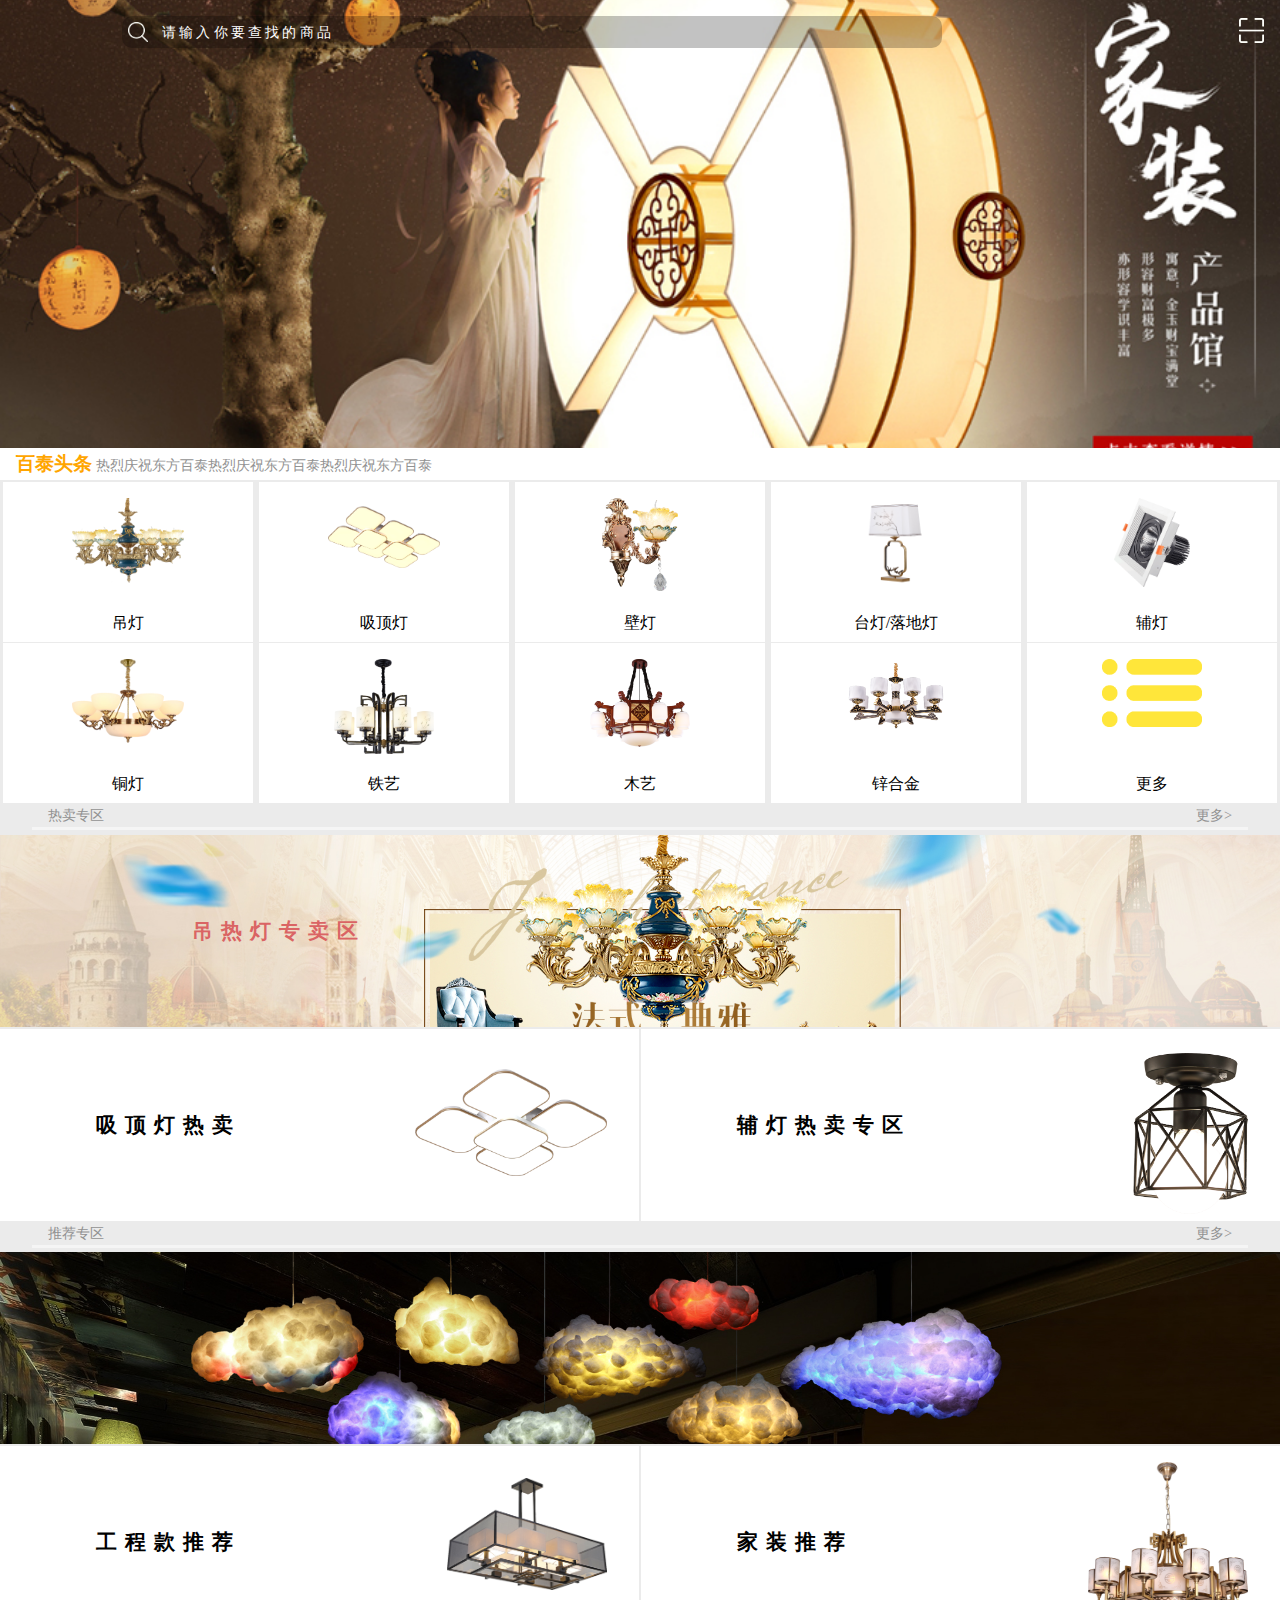
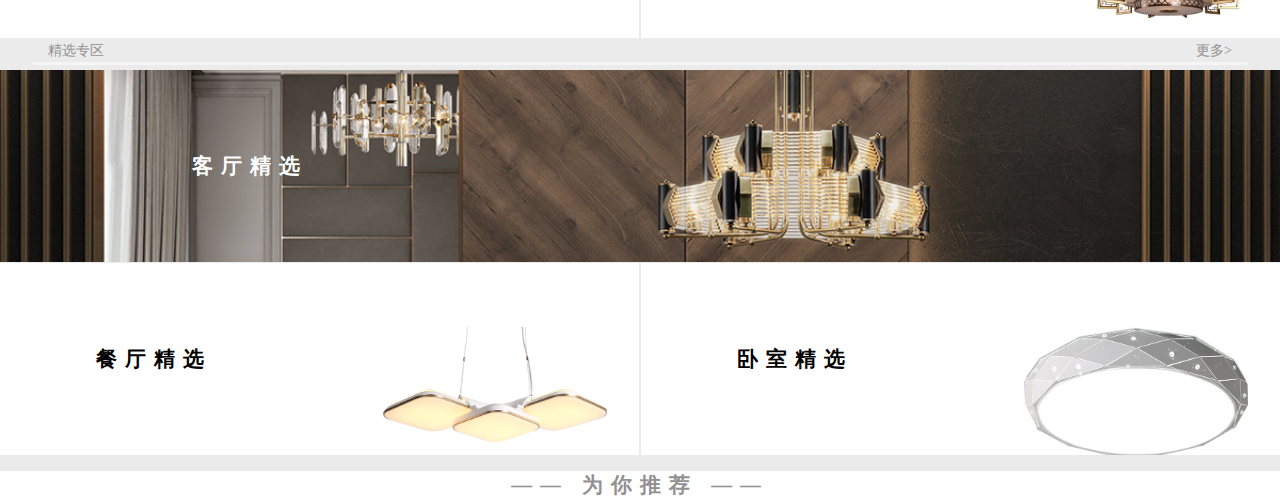
<file: index.html>
<!DOCTYPE html>
<html lang="en">
    <head>
        <meta charset="utf-8">
        <meta name="viewport" content="width=device-width, initial-scale=1.0,maximum-scale=1.0, user-scalable=no"/>
        <link rel="stylesheet" type="text/css" href="css/index.css">
        <!-- <link rel="stylesheet" type="text/css" href="bootstrap-3.3.7-dist/css/bootstrap.min.css"> -->
        <title>首页</title>
    </head>
    <body>
        <!-- 首页顶部  包含
            轮播图 -- index_head_photo，
            搜索栏 -- index_head_find，
            头条 -- index_headlines
        -->
        <div id="index_head">
            <div id="index_head_photo"></div>
            <div id="index_head_box_find">
                <div id="head_find_photo">
                    <div>
                        <img src="img/find1.png"  width="20" id="photo_find">
                        <input type="text" name="" value="" placeholder="请输入你要查找的商品" id="index_head_find" >
                    </div>
                </div>
                <div id="head_find_sao"><img src="img/sao1.png" width="25"></div>
            </div>
            <div id="index_headlines">
                <h1>百泰头条</h1>
                <span>热烈庆祝东方百泰热烈庆祝东方百泰热烈庆祝东方百泰</span>
            </div>
        </div>
        <!--
            顶部结束
         -->

        <!--
                第二部分
                是分类的选择区
         -->
         <div id="index_classification">
             <ul class="index_classification_box">
                 <li class="inde_classification_photo">
                     <div class="classification_photo_box">
                         <div id="photo1"><img src="img/photo1.png" width="50%"></div>
                         <span>吊灯</span>
                     </div>
                 </li>
                 <li class="inde_classification_photo" >
                     <div class="classification_photo_box">
                         <div id="photo2"><img src="img/photo2.png" width="50%"></div>
                         <span>吸顶灯</span>
                     </div>
                 </li>
                 <li class="inde_classification_photo">
                     <div class="classification_photo_box">
                         <div id="photo3"><img src="img/photo3.png" width="50%"></div>
                         <span>壁灯</span>
                     </div>
                 </li>
                 <li class="inde_classification_photo">
                     <div class="classification_photo_box">
                         <div id="photo4"><img src="img/photo4.png" width="50%"></div>
                         <span>台灯/落地灯</span>
                     </div>
                 </li>
                 <li class="inde_classification_photo">
                     <div class="classification_photo_box">
                         <div id="photo5"><img src="img/photo5.png" width="50%"></div>
                         <span>辅灯</span>
                     </div>
                 </li>
             </ul>
             <ul class="index_classification_box">
                 <li class="inde_classification_photo">
                     <div class="classification_photo_box">
                         <div id="photo6"><img src="img/photo6.png" width="50%"></div>
                         <span>铜灯</span>
                     </div>
                 </li>
                 <li class="inde_classification_photo">
                     <div class="classification_photo_box">
                         <div id="photo7"><img src="img/photo7.png" width="50%"></div>
                         <span>铁艺</span>
                     </div>
                 </li>
                 <li class="inde_classification_photo">
                     <div class="classification_photo_box">
                         <div id="photo8"><img src="img/photo8.png" width="50%"></div>
                         <span>木艺</span>
                     </div>
                 </li>
                 <li class="inde_classification_photo">
                     <div class="classification_photo_box">
                         <div id="photo9"><img src="img/photo9.png" width="50%"></div>
                         <span>锌合金</span>
                     </div>
                 </li>
                 <li class="inde_classification_photo">
                     <div class="classification_photo_box">
                         <div id="photo10"><img src="img/photo10.png" width="50%"></div>
                         <span>更多</span>
                     </div>
                 </li>
             </ul>
         </div>

        <!-- 第二部分结束 -->

        <!--
                第三部分
                产品热卖区
        -->

        <div id="index_hotsell" class="index_repeat">
            <div id="index_hotsell_title" class="title_box">
                <span class="title_left">热卖专区</span><span class="title_right">更多></span>
            </div>
            <div id="index_hotsell_photobox">
                <div id="index_hotsell_photo1box" class="index_hotsell_box">
                    <img src="img/hot1.jpg" width="100%">
                    <h2>吊热灯专卖区</h2>
                </div>
                <div id="index_hotsell_photo2box" class="index_hotsell_box">
                    <div class="index_hotsell_box2">
                        <div><img src="img/hot2.png" width="50%"></div>
                        <h2>吸顶灯热卖</h2>
                    </div>
                    <div class="index_hotsell_box2">
                        <div><img src="img/hot3.png" width="30%"></div>
                        <h2>辅灯热卖专区</h2>
                    </div>
                </div>
            </div>
        </div>

        <!-- 第三部分结束 -->

        <!--
                第四部分
                产品推荐区
        -->

        <div id="index_recommend" class="index_repeat">
            <div id="index_recommend_title" class="title_box">
                <span class="title_left">推荐专区</span><span class="title_right">更多></span>
            </div>
            <div id="index_recommend_photobox">
                <div id="index_recommend_photo1box" class="index_recommend_box">
                    <img src="img/new1.jpg" width="100%">
                    <!-- <h2></h2> -->
                </div>
                <div id="index_recommend_photo2box" class="index_recommend_box">
                    <div class="index_recommend_box2">
                        <div><img src="img/new2.png" width="50%"></div>
                        <h2>工程款推荐</h2>
                    </div>
                    <div class="index_recommend_box2">
                        <div><img src="img/new3.png" width="50%"></div>
                        <h2>家装推荐</h2>
                    </div>
                </div>
            </div>
        </div>

        <!-- 第四部分结束 -->

        <!--
                第五部分
                产品精选区
        -->

        <div id="index_exquisite" class="index_repeat">
            <div id="index_exquisite_title" class="title_box">
                <span class="title_left">精选专区</span><span class="title_right">更多></span>
            </div>
            <div id="index_exquisite_photobox">
                <div id="index_exquisite_photo1box" class="index_exquisite_box">
                    <img src="img/wa1.jpg" width="100%">
                    <h2>客厅精选</h2>
                </div>
                <div id="index_exquisite_photo2box" class="index_exquisite_box">
                    <div class="index_exquisite_box2">
                        <div><img src="img/wa2.png" width="50%"></div>
                        <h2>餐厅精选</h2>
                    </div>
                    <div class="index_exquisite_box2">
                        <div><img src="img/wa3.png" width="50%"></div>
                        <h2>卧室精选</h2>
                    </div>
                </div>
            </div>
        </div>

        <!-- 第五部分结束 -->

        <!--
                第六部分
                为客户推荐
         -->

         <div id="foryou">
             <h2>
                 —— 为你推荐 ——
             </h2>
         </div>

         <div></div>

    </body>
</html>
</file>
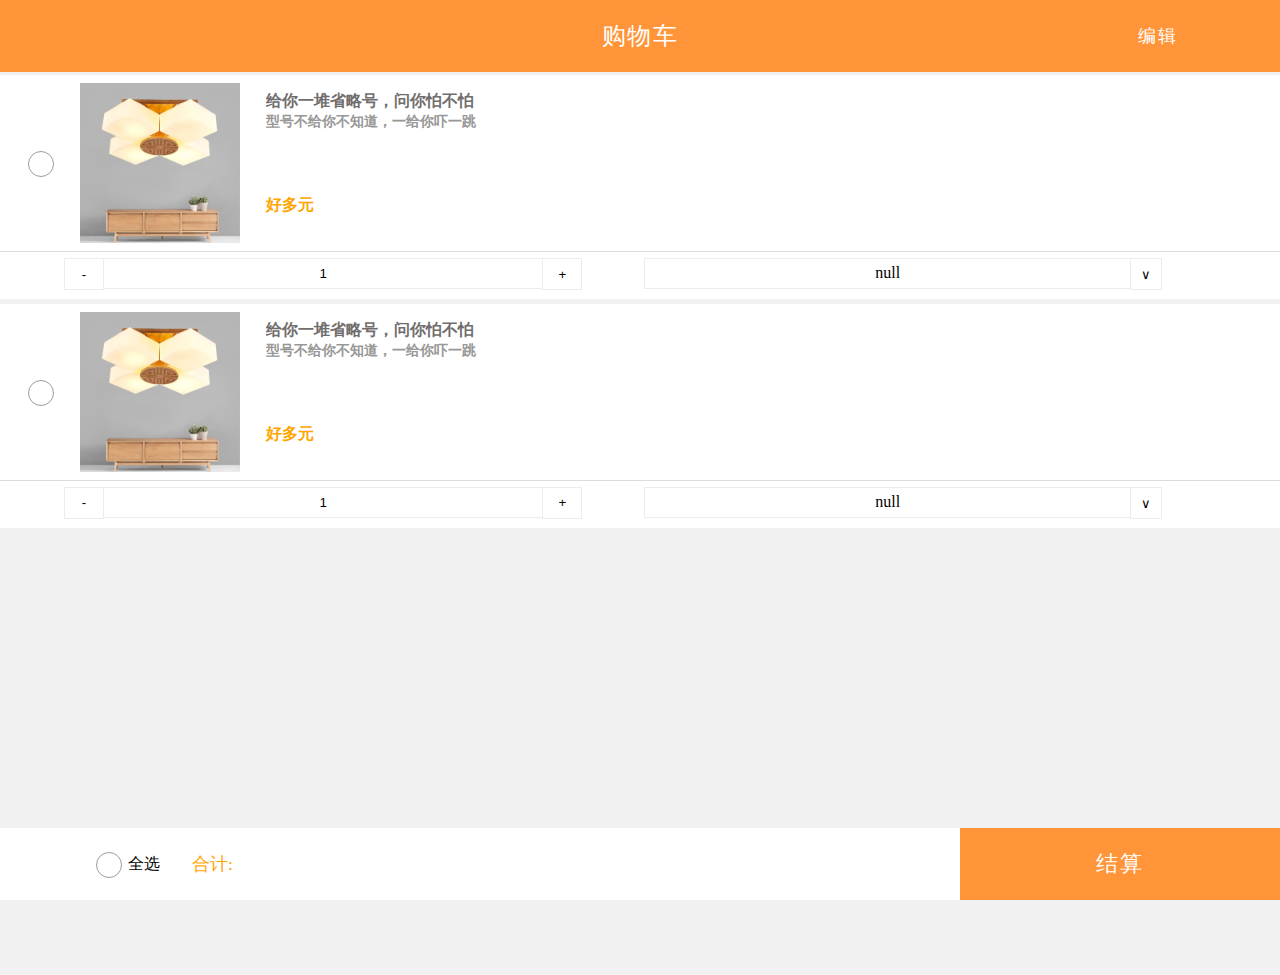
<file: car.html>
<!DOCTYPE html>
<html lang="en">
    <head>
        <meta charset="utf-8">
        <meta name="viewport" content="width=device-width, initial-scale=1.0,maximum-scale=1.0, user-scalable=no"/>
        <link rel="stylesheet" type="text/css" href="css/car.css">
    </head>
    <body>
    <script type="text/javascript" src="js/car.js"></script>
            <div id="top">
                <h1>
                    购物车
                </h1>
                <span class="top_do">完成</span>
                <span class="top_do">编辑</span>
            </div>
            <div id="middle">
                <div id="middle_car">
                    <div id="car_box1">
                        <img src="photo/03/car.png">
                    </div>
                    <div id="car_box2">
                        <h2 >购物车空空如也</h2>
                        <button>去逛逛吧</button>
                    </div>
                </div>
                <div id="middle_shop">
                    <ul>
                        <li class="shop_box">
                            <div class="shop_top_box">
                                <div class="shop_circle_box">
                                    <div class="wocao1"></div>
                                </div>
                                <div class="shop_photo_box">
                                    <img src="photo/03/img_21142.jpg" width="100%">
                                </div>
                                <div class="shop_ind_box">
                                    <h2 class="shop_ind_name">给你一堆省略号，问你怕不怕</h2>
                                    <h3 class="shop_ind_type">型号不给你不知道，一给你吓一跳</h3>
                                    <h4 class="shop_ind_money">好多元</h4>
                                </div>
                            </div>
                            <div class="shop_bottom_box">
                                <div class="shop_left">
                                    <div>
                                        <button class="shop_min">-</button>
                                        <input type="text" name="" value="1" placeholder="1" class="shop_number">
                                        <button class="shop_add">+</button>
                                    </div>
                                </div>
                                <div class="shop_right">
                                    <div>
                                        <span class="shop_getName">null</span>
                                        <button class="shop_chioce">∨</button>
                                    </div>
                                    <ul class="shop_table">
                                        <li>none</li>
                                        <li>null</li>
                                    </ul>
                                </div>
                            </div>
                        </li>

                        <li class="shop_box">
                            <div class="shop_top_box">
                                <div class="shop_circle_box">
                                    <div class="wocao1"></div>
                                </div>
                                <div class="shop_photo_box">
                                    <img src="photo/03/img_21142.jpg" width="100%">
                                </div>
                                <div class="shop_ind_box">
                                    <h2 class="shop_ind_name">给你一堆省略号，问你怕不怕</h2>
                                    <h3 class="shop_ind_type">型号不给你不知道，一给你吓一跳</h3>
                                    <h4 class="shop_ind_money">好多元</h4>
                                </div>
                            </div>
                            <div class="shop_bottom_box">
                                <div class="shop_left">
                                    <div>
                                        <button class="shop_min">-</button>
                                        <input type="text" name="" value="1" placeholder="1" class="shop_number">
                                        <button class="shop_add">+</button>
                                    </div>
                                </div>
                                <div class="shop_right">
                                    <div>
                                        <span class="shop_getName">null</span>
                                        <button class="shop_chioce">∨</button>
                                    </div>
                                    <ul class="shop_table">
                                        <li>none</li>
                                        <li>null</li>
                                    </ul>
                                </div>
                            </div>
                        </li>
                    </ul>
                </div>
            </div>
            <div id="pay">
                <div id="pay1">
                    <div id="pay_box">
                        <div id="circle"></div>
                        <span>全选</span>
                        <span>合计:</span>
                    </div>
                </div>
                <div id="pay2">
                    <button>结算</button>
                </div>
            </div>

            <script type="text/javascript" src="js/carFunction.js"></script>
    </body>
</html>
</file>
<file: css/index.css>
html, body{
    height: 100%;
    width: 100%;
    background: rgb(235, 235,235);
}
*{
    margin: 0;
    padding: 0;
}
h2{
    letter-spacing: 0.5rem;
}

//  --- 改变  input  默认字体的颜色
:-moz-placeholder { /* Mozilla Firefox 4 to 18 */
    color: white;
}

::-moz-placeholder { /* Mozilla Firefox 19+ */
    color: white;
}

input:-ms-input-placeholder{
    color: white;
}

input::-webkit-input-placeholder{
    color: white;
}

// 顶部
#index_head{  // 顶部盒子
    position: relative;
    height: 30rem;
    // display: flex;
}
#index_head_photo{
    height: 28rem;
    background: url(../img/running.jpg);
    background-position: center;
    background-size: cover;
    background-repeat: no-repeat;
}

#index_head_box_find{
    padding-top: 1rem;
    padding-bottom: 0.1rem;
    position: absolute;
    width: 100%;
    top: 0;
    display: flex;
    z-index: 10;
    // background: rgba(150, 139, 139, 0.32);
}

#head_find_photo{
    position: relative;
    flex: 20;
    z-index: 5;
}
#head_find_photo div{
    position: relative;
    width: 80%;
    margin: 0 auto;
}

#photo_find{
    position: absolute;
    top: 0.4rem;
    left: 0.4rem;
}

#index_head_find{  // 搜索框
    display: block;
    // float: right;
    width: 80%;
    background: rgba(0, 0, 0, 0.24);
    border: none;
    outline: none;
    line-height: 2rem;
    border-radius: 10px;
    color: white;
    font-size: 0.9rem;
    padding-left: 2.5rem;
    letter-spacing: 0.2rem;
}
#head_find_sao{
    flex:1;
}
#head_find_sao img{
    position: absolute;
    right: 1rem;
    top: 1.1rem;
    // background: #4c3838;
}

#index_headlines{
    position: relative;
    height: 2rem;
    background: white;
    overflow: hidden;
}

#index_headlines h1{
    height: 2rem;
    line-height: 2rem;
    display: inline;
    font-size: 1.2rem;
    color: orange;
    padding-left: 1.0rem;
}
#index_headlines span{
    font-size: 0.9rem;
    color: rgb(145, 145, 145);
}

//
//
// 顶部end
//
//

#index_classification{
    position: relative;
    height: 26rem;
    padding-top: 1rem;
}
.index_classification_box{
    display: flex;
}
.inde_classification_photo{
    flex: 1;
    list-style: none;
    padding-top: 0.1rem;
}
.classification_photo_box{
    margin: 0 auto;
    height: 10rem;
    width: 98%;
    background: white;
    text-align: center;
    position: relative;
    // display: flex;
    // flex-direction: column;
}
.classification_photo_box div{
    height: 6.4rem;
    // flex: 1;
    text-align: center;
    position: relative;
}
.classification_photo_box span{
    width: 100%;
    position: absolute;
    text-align: center;
    bottom: 5%;
    left: 0;
}
#photo1{
    line-height: 6.4rem;
    margin: 0 auto;
    padding-top: 1rem;
    width: 90%;
}
#photo2{
    line-height: 6.4rem;
    margin: 0 auto;
    padding-top: 1.5rem;
    width: 90%;
}
#photo3{
    line-height: 6.4rem;
    margin: 0 auto;
    padding-top: 1rem;
    width: 60%;
}
#photo4{
    line-height: 6.4rem;
    margin: 0 auto;
    padding-top: 1rem;
    width: 70%;
}
#photo5{
    line-height: 6.4rem;
    margin: 0 auto;
    padding-top: 1rem;
    width: 60%;
}
#photo6{
    line-height: 6.4rem;
    margin: 0 auto;
    padding-top: 1rem;
    width: 90%;
}
#photo7{
    line-height: 6.4rem;
    margin: 0 auto;
    padding-top: 1rem;
    width: 80%;
}
#photo8{
    line-height: 6.4rem;
    margin: 0 auto;
    padding-top: 1rem;
    width: 80%;
}
#photo9{
    line-height: 6.4rem;
    margin: 0 auto;
    // padding-top: 1rem;
    width: 90%;
}
#photo10{
    line-height: 6.4rem;
    margin: 0 auto;
    padding-top: 1rem;
    width: 80%;
}

@media screen and (min-width: 600px) and (max-width: 899px) {
    #index_head{  // 顶部盒子
        height: 20rem;
    }
    #index_head_photo{
        height: 18rem;
    }
    #index_classification{
        position: relative;
        height: 14.5rem;
        padding-top: .5rem;
    }
    .classification_photo_box{
        margin: 0 auto;
        height: 7rem;
        width: 98%;
        background: white;
        text-align: center;
        position: relative;
        // display: flex;
        // flex-direction: column;
    }
    .classification_photo_box div{
        height: 4.8rem;
        // flex: 1;
        text-align: center;
        position: relative;
    }
    .classification_photo_box span{
        width: 100%;
        position: absolute;
        text-align: center;
        bottom: 2%;
        left: 0;
    }
    .classification_photo_box span{
        display: inline-block;
        width: 100%;
        position: absolute;
        text-align: center;
        bottom: 2%;
        font-size: .9rem;
        left: 0;
        overflow: hidden;
    }
    #photo1{
        line-height: 4.8rem;
        margin: 0 auto;
        padding-top: 1.5rem;
        width: 90%;
    }
    #photo2{
        line-height: 4.8rem;
        margin: 0 auto;
        padding-top: 1.2rem;
        width: 90%;
    }
    #photo3{
        line-height: 4.8rem;
        margin: 0 auto;
        padding-top: 1.0rem;
        width: 60%;
    }
    #photo4{
        line-height: 4.8rem;
        margin: 0 auto;
        padding-top: 1.0rem;
        width: 70%;
    }
    #photo5{
        line-height: 4.8rem;
        margin: 0 auto;
        padding-top: 1.0rem;
        width: 60%;
    }
    #photo6{
        line-height: 4.8rem;
        margin: 0 auto;
        padding-top: 1.0rem;
        width: 90%;
    }
    #photo7{
        line-height: 4.8rem;
        margin: 0 auto;
        padding-top: 1.0rem;
        width: 80%;
    }
    #photo8{
        line-height: 4.8rem;
        margin: 0 auto;
        padding-top: 1.0rem;
        width: 80%;
    }
    #photo9{
        line-height: 4.8rem;
        margin: 0 auto;
        padding-top: .5rem;
        width: 100%;
    }
    #photo10{
        line-height: 4.8rem;
        margin: 0 auto;
        padding-top: 1.1rem;
        width: 80%;
    }

}
// // @media screen and (min-width: 420px) and (max-height: 585px) {}
// // @media screen and (min-width: 350px) and (max-height: 545px) {}
@media screen and (min-width: 420px) and (max-width: 599px) {
    #index_head{  // 顶部盒子
        height: 15rem;
    }
    #index_head_photo{
        height: 13rem;
    }
    #index_classification{
        position: relative;
        height: 10.5rem;
        padding-top: .5rem;
    }
    .classification_photo_box{
        margin: 0 auto;
        height: 5rem;
        width: 98%;
        background: white;
        text-align: center;
        position: relative;
        // display: flex;
        // flex-direction: column;
    }
    .classification_photo_box div{
        height: 3.2rem;
        // flex: 1;
        text-align: center;
        position: relative;
    }
    .classification_photo_box span{
        width: 100%;
        position: absolute;
        text-align: center;
        bottom: 2%;
        left: 0;
    }
    .classification_photo_box span{
        width: 100%;
        position: absolute;
        text-align: center;
        bottom: 2%;
        font-size: .9rem;
        left: 0;
    }
    #photo1{
        line-height: 3.2rem;
        margin: 0 auto;
        padding-top: .5rem;
        width: 90%;
    }
    #photo2{
        line-height: 3.2rem;
        margin: 0 auto;
        padding-top: 0.2rem;
        width: 90%;
    }
    #photo3{
        line-height: 3.2rem;
        margin: 0 auto;
        padding-top: .5rem;
        width: 60%;
    }
    #photo4{
        line-height: 3.2rem;
        margin: 0 auto;
        padding-top: .5rem;
        width: 70%;
    }
    #photo5{
        line-height: 3.2rem;
        margin: 0 auto;
        padding-top: .5rem;
        width: 60%;
    }
    #photo6{
        line-height: 3.2rem;
        margin: 0 auto;
        padding-top: .5rem;
        width: 90%;
    }
    #photo7{
        line-height: 3.2rem;
        margin: 0 auto;
        padding-top: .5rem;
        width: 80%;
    }
    #photo8{
        line-height: 3.2rem;
        margin: 0 auto;
        padding-top: .5rem;
        width: 80%;
    }
    #photo9{
        line-height: 3.2rem;
        margin: 0 auto;
        padding-top: .7rem;
        width: 90%;
    }
    #photo10{
        line-height: 3.2rem;
        margin: 0 auto;
        padding-top: .5rem;
        width: 80%;
    }
}

@media screen and (max-width: 419px) {
    html{
        font-size: 10px;
    }
    #index_head{  // 顶部盒子
        height: 10rem;
    }
    #index_head_photo{
        height: 8rem;
    }
    #index_classification{
        position: relative;
    }
    .classification_photo_box{
        margin: 0 auto;
        height: 5rem;
        width: 98%;
        background: white;
        text-align: center;
        position: relative;
        padding-bottom: 2px;
        // display: flex;
        // flex-direction: column;
    }
    .classification_photo_box div{
        height: 3.2rem;
        // flex: 1;
        text-align: center;
        position: relative;
    }
    .classification_photo_box span{
        width: 100%;
        position: absolute;
        text-align: center;
        bottom: 2%;
        left: 0;
    }
    .classification_photo_box span{
        width: 100%;
        position: absolute;
        text-align: center;
        bottom: 2%;
        font-size: .9rem;
        left: 0;
    }
    #photo1{
        line-height: 3.2rem;
        margin: 0 auto;
        padding-top: .5rem;
        width: 90%;
    }
    #photo2{
        line-height: 3.2rem;
        margin: 0 auto;
        padding-top: 0.2rem;
        width: 90%;
    }
    #photo3{
        line-height: 3.2rem;
        margin: 0 auto;
        padding-top: .5rem;
        width: 60%;
    }
    #photo4{
        line-height: 3.2rem;
        margin: 0 auto;
        padding-top: .5rem;
        width: 70%;
    }
    #photo5{
        line-height: 3.2rem;
        margin: 0 auto;
        padding-top: .5rem;
        width: 60%;
    }
    #photo6{
        line-height: 3.2rem;
        margin: 0 auto;
        padding-top: .5rem;
        width: 90%;
    }
    #photo7{
        line-height: 3.2rem;
        margin: 0 auto;
        padding-top: .5rem;
        width: 80%;
    }
    #photo8{
        line-height: 3.2rem;
        margin: 0 auto;
        padding-top: .5rem;
        width: 80%;
    }
    #photo9{
        line-height: 3.2rem;
        margin: 0 auto;
        padding-top: .7rem;
        width: 90%;
    }
    #photo10{
        line-height: 3.2rem;
        margin: 0 auto;
        padding-top: .5rem;
        width: 80%;
    }
}


//第二部分end

.index_repeat{
    margin-top: 1.0rem;
    position: relative;
    background: white;
    // height: 20rem;
    // overflow: hidden;
}

.title_box{
    position: relative;
    width: 95%;
    margin: 0 auto;
    border-bottom: 3px solid rgba(245, 245, 245, 1);
    height: 1.5rem;
    line-height: 1.5rem;
    margin-bottom: 0.3rem;
}
.title_box span{
    font-size: 0.9rem;
    padding: 0 1rem;
    // float: right;
    color: rgb(145, 145, 145);
}
.title_right{
    float: right;
}
.title_right:hover{
    cursor: pointer;;
}
.title_left{
    float: left;
}

//title - and - top end


#index_hotsell_photobox, #index_recommend_photobox, #index_exquisite_photobox{
    position: relative;
    height: 24rem;
}
.index_hotsell_box, .index_recommend_box, .index_exquisite_box{
    position: relative;
    overflow: hidden;
    height: 12rem;
    margin-top: .1rem;
}

#index_hotsell_photo1box{
    position: relative;
}
#index_hotsell_photo2box{
    width: 100%;
    position: relative;
    display: flex;
}
.index_hotsell_box2{
    position: relative;
    flex: 1;
    background: white;
}
.index_hotsell_box2:nth-of-type(1){
    border-right: 1px solid rgb(235, 235,235);
}
.index_hotsell_box2:nth-of-type(2){
    border-left: 1px solid rgb(235, 235,235);
}
.index_hotsell_box2:nth-of-type(1) div{
    position: absolute;
    right: 5%;
    top: 2.5rem;
    width: 60%;
}
.index_hotsell_box2:nth-of-type(2) div{
    position: absolute;
    right: 5%;
    top: 1.5rem;
    width: 60%;
}
#index_hotsell_photobox h2{
    position: absolute;
    font-size: 1.3rem;
    height: 12rem;
    line-height: 12rem;
    top: 0;
    left: 15%;
    // font-weight: 200;
}
#index_hotsell_photo1box h2{
    color: #da6464;
}
#index_hotsell_photobox img{
    float: right;
}

//热卖end

#index_recommend_photo1box{
    position: relative;
}
#index_recommend_photo2box{
    width: 100%;
    position: relative;
    display: flex;
}
.index_recommend_box2{
    position: relative;
    flex: 1;
    background: white;
    // float: left;
}
.index_recommend_box2:nth-of-type(1){
    border-right: 1px solid rgb(235, 235,235);
}
.index_recommend_box2:nth-of-type(2){
    border-left: 1px solid rgb(235, 235,235);
}
.index_recommend_box2:nth-of-type(1) div{
    position: absolute;
    width: 50%;
    top: 2rem;
    right: 5%;
}
.index_recommend_box2:nth-of-type(2) div{
    position: absolute;
    width: 50%;
    top: 1rem;
    right: 5%;
}
#index_recommend_photobox h2{
    position: absolute;
    font-size: 1.3rem;
    height: 12rem;
    line-height: 12rem;
    top: 0;
    left: 15%;
    // font-weight: 200;
}
#index_recommend_photobox img{
    float: right;
}

//推荐end

#index_exquisite_photo1box{
    position: relative;
}
#index_exquisite_photo2box{
    width: 100%;
    position: relative;
    display: flex;
}
.index_exquisite_box2{
    position: relative;
    flex: 1;
    background: white;
    // float: left;
}
.index_exquisite_box2:nth-of-type(1){
    border-right: 1px solid rgb(235, 235,235);
}
.index_exquisite_box2:nth-of-type(2){
    border-left: 1px solid rgb(235, 235,235);
}
.index_exquisite_box2:nth-of-type(1) div{
    position: absolute;
    width: 70%;
    top: 4rem;
    right: 5%;
}
.index_exquisite_box2:nth-of-type(2) div{
    position: absolute;
    width: 70%;
    top: 4rem;
    right: 5%;
}
#index_exquisite_photobox h2{
    position: absolute;
    font-size: 1.3rem;
    height: 12rem;
    line-height: 12rem;
    top: 0;
    left: 15%;
    // font-weight: 200;
}
#index_exquisite_photobox img{
    float: right;
}
#foryou{
    margin-top: 1rem;
    background: white;
}
#foryou h2{
    font-size: 1.3rem;
    text-align: center;
    color: rgb(145, 145, 145);
}

@media screen and (min-width: 600px) and (max-width: 899px) {
    #index_hotsell_photobox, #index_recommend_photobox, #index_exquisite_photobox{
        height: 16rem;
    }
    .index_hotsell_box, .index_recommend_box, .index_exquisite_box{
        height: 8rem;
    }
    .index_hotsell_box2:nth-of-type(1) div{
        top: 1.5rem;
        width: 70%;
    }
    .index_hotsell_box2:nth-of-type(2) div{
        right: 9%;
        top: 1rem;
        width: 60%;
    }
    #index_hotsell_photobox h2{
        position: absolute;
        font-size: 1.1rem;
        height: 8rem;
        line-height: 8rem;
        top: 0;
        left: 15%;
        // font-weight: 200;
    }
    .index_recommend_box2:nth-of-type(1) div{
        position: absolute;
        width: 50%;
        top: 2rem;
        right: 5%;
    }
    .index_recommend_box2:nth-of-type(2) div{
        position: absolute;
        width: 50%;
        top: 0.8rem;
        right: 13%;
    }
    #index_recommend_photobox h2{
        position: absolute;
        font-size: 1.1rem;
        height: 8rem;
        line-height: 8rem;
        top: 0;
        left: 15%;
        // font-weight: 200;
    }
    .index_exquisite_box2:nth-of-type(1) div{
        position: absolute;
        width: 70%;
        top: 1rem;
        right: 5%;
    }
    .index_exquisite_box2:nth-of-type(2) div{
        position: absolute;
        width: 70%;
        top: 1.3rem;
        right: 5%;
    }
    #index_exquisite_photobox h2{
        position: absolute;
        font-size: 1.1rem;
        height: 8rem;
        line-height: 8rem;
        top: 0;
        left: 15%;
        // font-weight: 200;
    }
        #foryou h2{
        font-size: 1.1rem;
    }
}

@media screen and (min-width: 420px) and (max-width: 599px) {
    #index_hotsell_photobox, #index_recommend_photobox, #index_exquisite_photobox{
        height: 11.6rem;
    }
    .index_hotsell_box, .index_recommend_box, .index_exquisite_box{
        height: 5.8rem;
    }
    .index_hotsell_box2:nth-of-type(1) div{
        top: 1.5rem;
        width: 70%;
    }
    .index_hotsell_box2:nth-of-type(2) div{
        right: 9%;
        top: 1rem;
        width: 60%;
    }
    #index_hotsell_photobox h2{
        position: absolute;
        font-size: 0.9rem;
        letter-spacing: 0;
        height: 5.8rem;
        line-height: 5.8rem;
        top: 0;
        left: 15%;
        // font-weight: 200;
    }
    .index_recommend_box2:nth-of-type(1) div{
        position: absolute;
        width: 50%;
        top: 1.3rem;
        right: 5%;
    }
    .index_recommend_box2:nth-of-type(2) div{
        position: absolute;
        width: 50%;
        top: 0.58rem;
        right: 13%;
    }
    #index_recommend_photobox h2{
        position: absolute;
        font-size: 0.9rem;
        letter-spacing: 0;
        height: 5.8rem;
        line-height: 5.8rem;
        top: 0;
        left: 15%;
        // font-weight: 200;
    }
    .index_exquisite_box2:nth-of-type(1) div{
        position: absolute;
        width: 70%;
        top: 1rem;
        right: 5%;
    }
    .index_exquisite_box2:nth-of-type(2) div{
        position: absolute;
        width: 70%;
        top: 1.3rem;
        right: 5%;
    }
    #index_exquisite_photobox h2{
        position: absolute;
        font-size: 0.9rem;
        letter-spacing: 0;
        height: 5.8rem;
        line-height: 5.8rem;
        top: 0;
        left: 15%;
        // font-weight: 200;
    }
    #foryou h2{
        font-size: 0.9rem;
    }
}

@media screen and (max-width: 419px){
        #index_hotsell_photobox, #index_recommend_photobox, #index_exquisite_photobox{
        height: 9rem;
    }
    .index_hotsell_box, .index_recommend_box, .index_exquisite_box{
        height: 4.5rem;
    }
    .index_hotsell_box2:nth-of-type(1) div{
        top: 1.5rem;
        width: 70%;
    }
    .index_hotsell_box2:nth-of-type(2) div{
        right: 9%;
        top: 1rem;
        width: 60%;
    }
    #index_hotsell_photobox h2{
        position: absolute;
        font-size: 0.9rem;
        letter-spacing: 0;
        height: 4.5rem;
        line-height: 4.5rem;
        top: 0;
        left: 5%;
        // font-weight: 200;
    }
    .index_recommend_box2:nth-of-type(1) div{
        position: absolute;
        width: 50%;
        top: 1.3rem;
        right: 5%;
    }
    .index_recommend_box2:nth-of-type(2) div{
        position: absolute;
        width: 50%;
        top: 0.58rem;
        right: 13%;
    }
    #index_recommend_photobox h2{
        position: absolute;
        font-size: 0.9rem;
        letter-spacing: 0;
        height: 4.5rem;
        line-height: 4.5rem;
        top: 0;
        left: 5%;
        // font-weight: 200;
    }
    .index_exquisite_box2:nth-of-type(1) div{
        position: absolute;
        width: 70%;
        top: 1rem;
        right: 5%;
    }
    .index_exquisite_box2:nth-of-type(2) div{
        position: absolute;
        width: 70%;
        top: 1.3rem;
        right: 5%;
    }
    #index_exquisite_photobox h2{
        position: absolute;
        font-size: 0.9rem;
        letter-spacing: 0;
        height: 4.5rem;
        line-height: 4.5rem;
        top: 0;
        left: 5%;
        // font-weight: 200;
    }
    #foryou h2{
        font-size: 0.9rem;
    }
}

.index_exquisite_box:nth-of-type(1) h2, .index_recommend_box:nth-of-type(1) h2, .index_hotsell_box:nth-of-type(1) h2{
    color: white;
}

//精选end
</file>
<file: css/car.css>
html, body{
    height: 100%;
    background: #f1f1f1;
}
body{
    overflow: hidden;
}
*{
    margin: 0;
    padding: 0;
}
html{
    font-size: 16px;
}
:-moz-placeholder { /* Mozilla Firefox 4 to 18 */
    color: black;
}

::-moz-placeholder { /* Mozilla Firefox 19+ */
    color: black;
}

input:-ms-input-placeholder{
    color: black;
}

input::-webkit-input-placeholder{
    color: black;
}
#top{
    top: 0;
    width: 100%;
    position: fixed;
    height: 4.5rem;
    z-index: 5;
    background: #ff9538;
}
#top h1{
    height: 4.5rem;
    line-height: 4.5rem;
    text-align: center;
    font-size: 1.5rem;
    font-weight: 500;
    letter-spacing: 0.1rem;
    color: white;
}
.top_do{
    display: inline-block;
    position: absolute;
    height: 4.5rem;
    line-height: 4.5rem;
    color: white;
    font-size: 1.1rem;
    right: 8%;
    letter-spacing: 0.1rem;
    top: 0;
}
.top_do:nth-of-type(1){
    display: none;
}

#middle{
    height: 100%;
    width: 100%;
    position: absolute;
    top: 0;
    left: 0;
    padding-top: 4.6rem;
}
#middle_car{
    height: 100%;
    width: 100%;
    text-align: center;
    position: relative;
    display: none;
}
#car_box1{
    position: absolute;
    top: 20%;
    width: 50%;
    left: 24%;
}
#car_box2{
    position: absolute;
    top: 50%;
    width: 50%;
    left: 25%;
}
#middle_car img{
    width: 20rem;
}
#middle_car h2{
    color: #A2A09F;
    font-size: 1.4rem;
    letter-spacing: 0.1rem;
}
#middle_car button{
    padding: 1rem 2rem;
    border-radius: 5px;
    margin-top: 2rem;
    border: none;
    background: #ff9538;
    color: white;
    font-size: 1.4rem;
    letter-spacing: 0.1rem;
}
#pay{
    position: fixed;
    width: 100%;
    bottom: 0;
    height: 4.5rem;
    line-height: 4.5rem;
    display: flex;
}
#pay1{
    flex:3;
    background: white;
    height: 4.5rem;
    line-height: 4.5rem;
}
#pay2{
    flex:1;
}
#pay_box{
    height: 4.5rem;
    line-height: 4.5rem;
    width: 80%;
    margin: 0 auto;
    position: relative;
}
#circle{
    position: absolute;
    top: 1.5rem;
    display: inline-block;
    width: 1.5rem;
    height: 1.5rem;
    border-radius: 50%;
    border: 1px solid #9c9c9c;
    left: 0;
}

#pay1 span:nth-of-type(1){
    position: absolute;
    display: inline-block;
    height: 1.5rem;
    left: 2.0rem;
}
#pay1 span:nth-of-type(2){
    position: absolute;
    display: inline-block;
    height: 1.5rem;
    left: 6.0rem;
    font-size: 1.1rem;
    color: orange;
}
#pay2 button{
    width: 100%;
    height: 4.5rem;
    line-height: 4.5rem;
    text-align: center;
    color: white;
    background: #ff9538;
    font-size: 1.4rem;
    border: none;
    letter-spacing: 0.1rem;
}
#middle_shop{
    height: 100%;
    width: 100%;
    top: 0;
    left: 0;
    position: relative;
    margin-top: 0.1rem;
}
.shop_box{
    position: relative;
    height: 13rem;
    list-style: none;
    background: white;
    padding: 0.5rem 0;
    margin-bottom: 0.3rem;
}
.shop_top_box{
    display: flex;
    height: 10rem;
    padding-bottom: 0.5rem;
    border-bottom: 1px solid #dcdcdc;
}
.shop_circle_box{
    height: 100%;
    width: 5rem;
    position: relative;
}
.shop_circle_box div{
    width: 1.5rem;
    height: 1.5rem;
    position: absolute;
    top: 4.25rem;
    left: 1.75rem;
    border-radius: 50%;
    border: 1px solid #9c9c9c;
}
.shop_photo_box{
    width: 10rem;
    text-align: center;
    height: 100%;
}
.shop_ind_box{
    flex: 1;
    height: 100%;
    position: relative;
    // background: orange;
}
.shop_ind_box h2{
    padding-top: 0.5rem;
    font-size: 1.0rem;
    color: #716d6d;
    width: 95%;
    margin: 0 auto;
    overflow: hidden;
    text-overflow:ellipsis;
    white-space: nowrap;
}
.shop_ind_box h3{
    font-size: 0.9rem;
    color: #989898;
    width: 95%;
    margin: 0 auto;
    overflow: hidden;
    text-overflow:ellipsis;
    white-space: nowrap;
}
.shop_ind_box h4{
    font-size: 1rem;
    color: orange;
    position: absolute;
    top: 7rem;
    width: 95%;
    left: 2.5%;
}
.shop_bottom_box{
    height: 3rem;
    padding: 0.5rem 0;
    width: 90%;
    margin: 0 auto;
    position: relative;
}
.shop_left{
    width: 45%;
    display: inline-block;
    // padding-right: 2%;
    margin-right: 5%;
    position: relative;
}
.shop_left div{
    display: flex;
}
.shop_number{
    display: inline-block;
    text-align: center;
    flex: 1;
    border: 1px solid #ececec;
    border-right: none;
    border-left: none;
    line-height: 1.8rem;
    height: 1.8rem;
    width: 80%;
}
.shop_left button{
    width: 2.5rem;
    height: 2rem;
    background: white;
    border: 1px solid #ececec;
}
.shop_left div{
    top: -1rem;
    left: 0;
    padding: 0;
    margin: 0;
    width: 100%;
    position: absolute;
    display: flex;
}
.shop_right{
    width: 45%;
    position: relative;
    display: inline-block;
}
.shop_right div{
    top: -1rem;
    left: 0;
    padding: 0;
    margin: 0;
    width: 100%;
    position: absolute;
    display: flex;
}
.shop_getName{
    flex: 1;
    text-align: center;
    border: 1px solid #ececec;
    border-right: none;
    line-height: 1.8rem;
    height: 1.8rem;
}
.shop_chioce{
    background: white;
    height: 2rem;
    line-height: 2rem;
    width: 2rem;
    text-align: center;
    border: 1px solid #ececec;
}
.shop_table{
    position: absolute;
    top: 1rem;
    width: 100%;
    background: white;
    min-height: 1rem;
    list-style: none;
    z-index: 10;
    display: none;
    // overflow-y: scroll;
    text-align: center;
}

@media only screen and (min-width: 425px) and (max-width: 570px) {
    html{
        font-size: 13px;
    }
    #middle_car img{
        width: 100%;
    }
    #middle_car h2, #middle_car button{
        letter-spacing: 0.1rem;
    }
}
@media only screen and (max-width: 424px) {
    html{
        font-size: 10px;
    }
    #middle_car img{
        width: 100%;
    }
    #middle_car h2, #middle_car button{
        letter-spacing: 0.1rem;
    }
}
</file>
